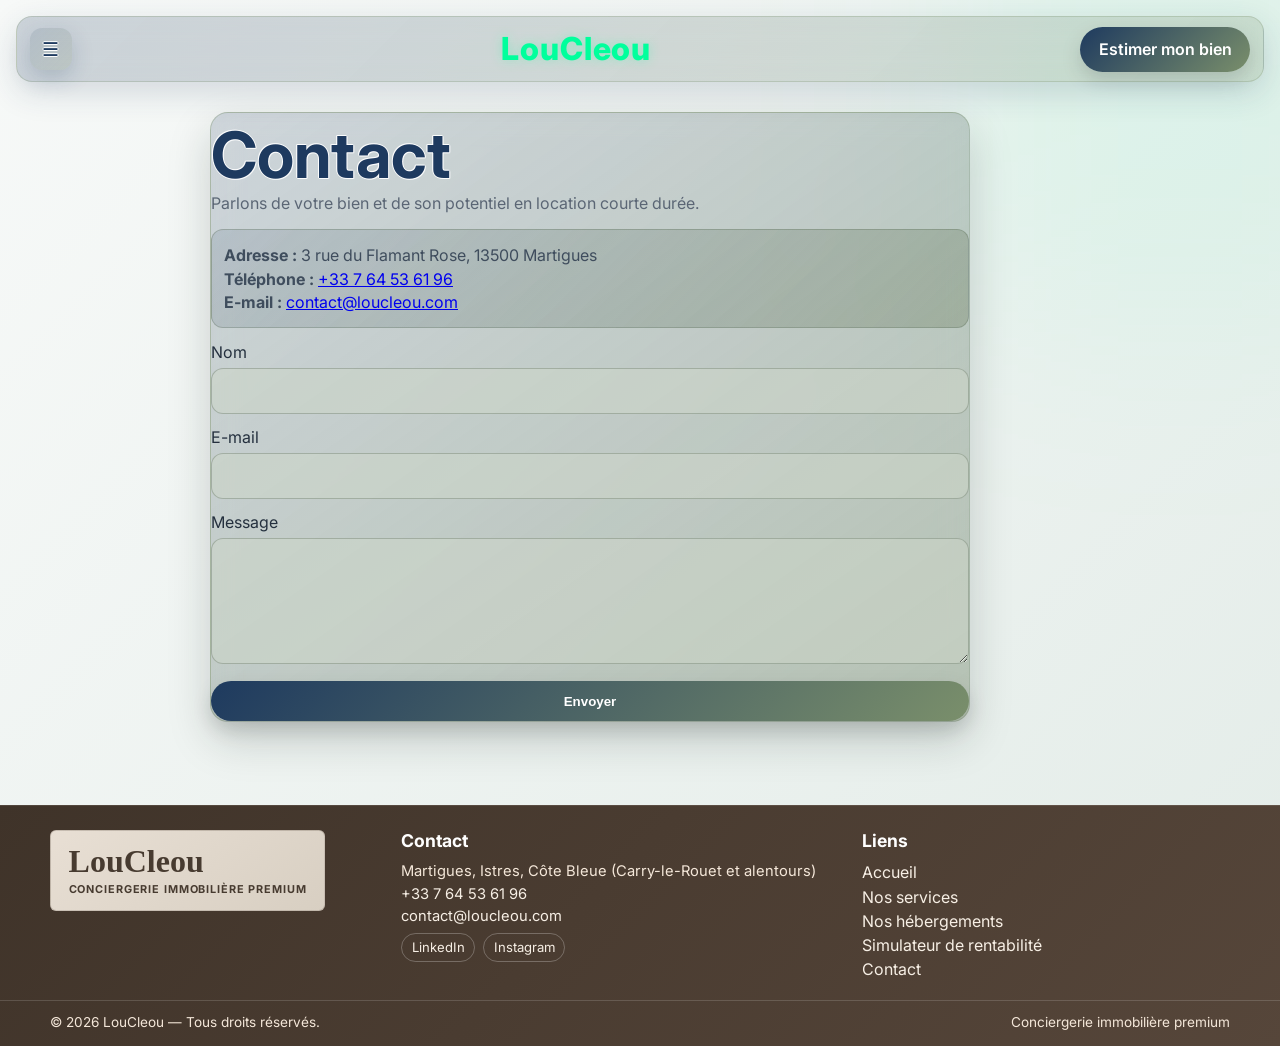
<file: contact.html>
<!doctype html>
<html lang="fr">
  <head>
    <meta charset="UTF-8" />
    <meta name="viewport" content="width=device-width, initial-scale=1.0" />
    <title>Contact | LouCleou</title>
    <meta name="description" content="Contactez LouCleou pour votre projet de location courte durée sur la Côte Bleue et les environs." />
    <link rel="preconnect" href="https://fonts.googleapis.com" />
    <link rel="preconnect" href="https://fonts.gstatic.com" crossorigin />
    <link href="https://fonts.googleapis.com/css2?family=Inter:wght@400;500;600;700;800&display=swap" rel="stylesheet" />
    <link rel="stylesheet" href="./styles.css" />
  </head>
  <body data-page="contact">
    <div class="site-shell">
      <aside class="sidebar" id="sidebar">
        <a href="./index.html" class="brand logo">LouCleou</a>
        <nav class="sidebar-nav">
          <a href="./index.html">Accueil</a>
          <a href="./index.html#services">Services</a>
          <a href="./hebergements.html">Hébergements</a>
          <a href="./simulateur.html">Simulateur</a>
          <a href="./contact.html">Contact</a>
        </nav>
      </aside>
      <div class="sidebar-backdrop" id="sidebarBackdrop"></div>

      <header class="topbar glass">
        <button id="menuToggle" class="icon-btn" aria-label="Ouvrir le menu">☰</button>
        <a href="./index.html" class="topbar-logo logo">LouCleou</a>
        <a href="./simulateur.html" class="btn btn-primary">Estimer mon bien</a>
      </header>

      <main class="main-content container page-padding reveal">
        <section class="contact-wrapper glass">
          <h1>Contact</h1>
          <p class="lead">Parlons de votre bien et de son potentiel en location courte durée.</p>
          <div class="contact-infos-inline">
            <p><strong>Adresse&nbsp;:</strong> 3&nbsp;rue du Flamant Rose, 13500 Martigues</p>
            <p><strong>Téléphone&nbsp;:</strong> <a href="tel:+33764536196">+33&nbsp;7&nbsp;64&nbsp;53&nbsp;61&nbsp;96</a></p>
            <p><strong>E-mail&nbsp;:</strong> <a href="mailto:contact@loucleou.com">contact@loucleou.com</a></p>
          </div>
          <form class="contact-form" id="contactForm">
            <label>Nom
              <input type="text" name="name" required autocomplete="name" />
            </label>
            <label>E-mail
              <input type="email" name="email" required autocomplete="email" />
            </label>
            <label>Message
              <textarea rows="5" name="message" required></textarea>
            </label>
            <button class="btn btn-primary" type="submit">Envoyer</button>
          </form>
        </section>
      </main>

      <footer class="site-footer-lou">
        <div class="container footer-grid">
          <div class="footer-brand-block">
            <div class="footer-logo-card">LouCleou<br /><span>Conciergerie immobilière premium</span></div>
          </div>
          <div>
            <h3>Contact</h3>
            <p>Martigues, Istres, Côte Bleue (Carry-le-Rouet et alentours)</p>
            <p><a href="tel:+33764536196">+33&nbsp;7&nbsp;64&nbsp;53&nbsp;61&nbsp;96</a></p>
            <p><a href="mailto:contact@loucleou.com">contact@loucleou.com</a></p>
            <div class="footer-socials">
              <a href="https://www.linkedin.com/company/lou-cl%C3%A9ou-conciergerie-du-sud/?viewAsMember=true" target="_blank" rel="noreferrer">LinkedIn</a>
              <a href="https://www.instagram.com/loucleou_conciergerie" target="_blank" rel="noreferrer">Instagram</a>
            </div>
          </div>
          <div>
            <h3>Liens</h3>
            <ul class="footer-links">
              <li><a href="./index.html">Accueil</a></li>
              <li><a href="./index.html#services">Nos services</a></li>
              <li><a href="./hebergements.html">Nos hébergements</a></li>
              <li><a href="./simulateur.html">Simulateur de rentabilité</a></li>
              <li><a href="./contact.html">Contact</a></li>
            </ul>
          </div>
        </div>
        <div class="footer-bottom">
          <div class="container footer-bottom-inner">
            <p>©&nbsp;2026 LouCleou — Tous droits réservés.</p>
            <p>Conciergerie immobilière premium</p>
          </div>
        </div>
      </footer>
    </div>
    <script src="./script.js"></script>
  </body>
</html>
</file>
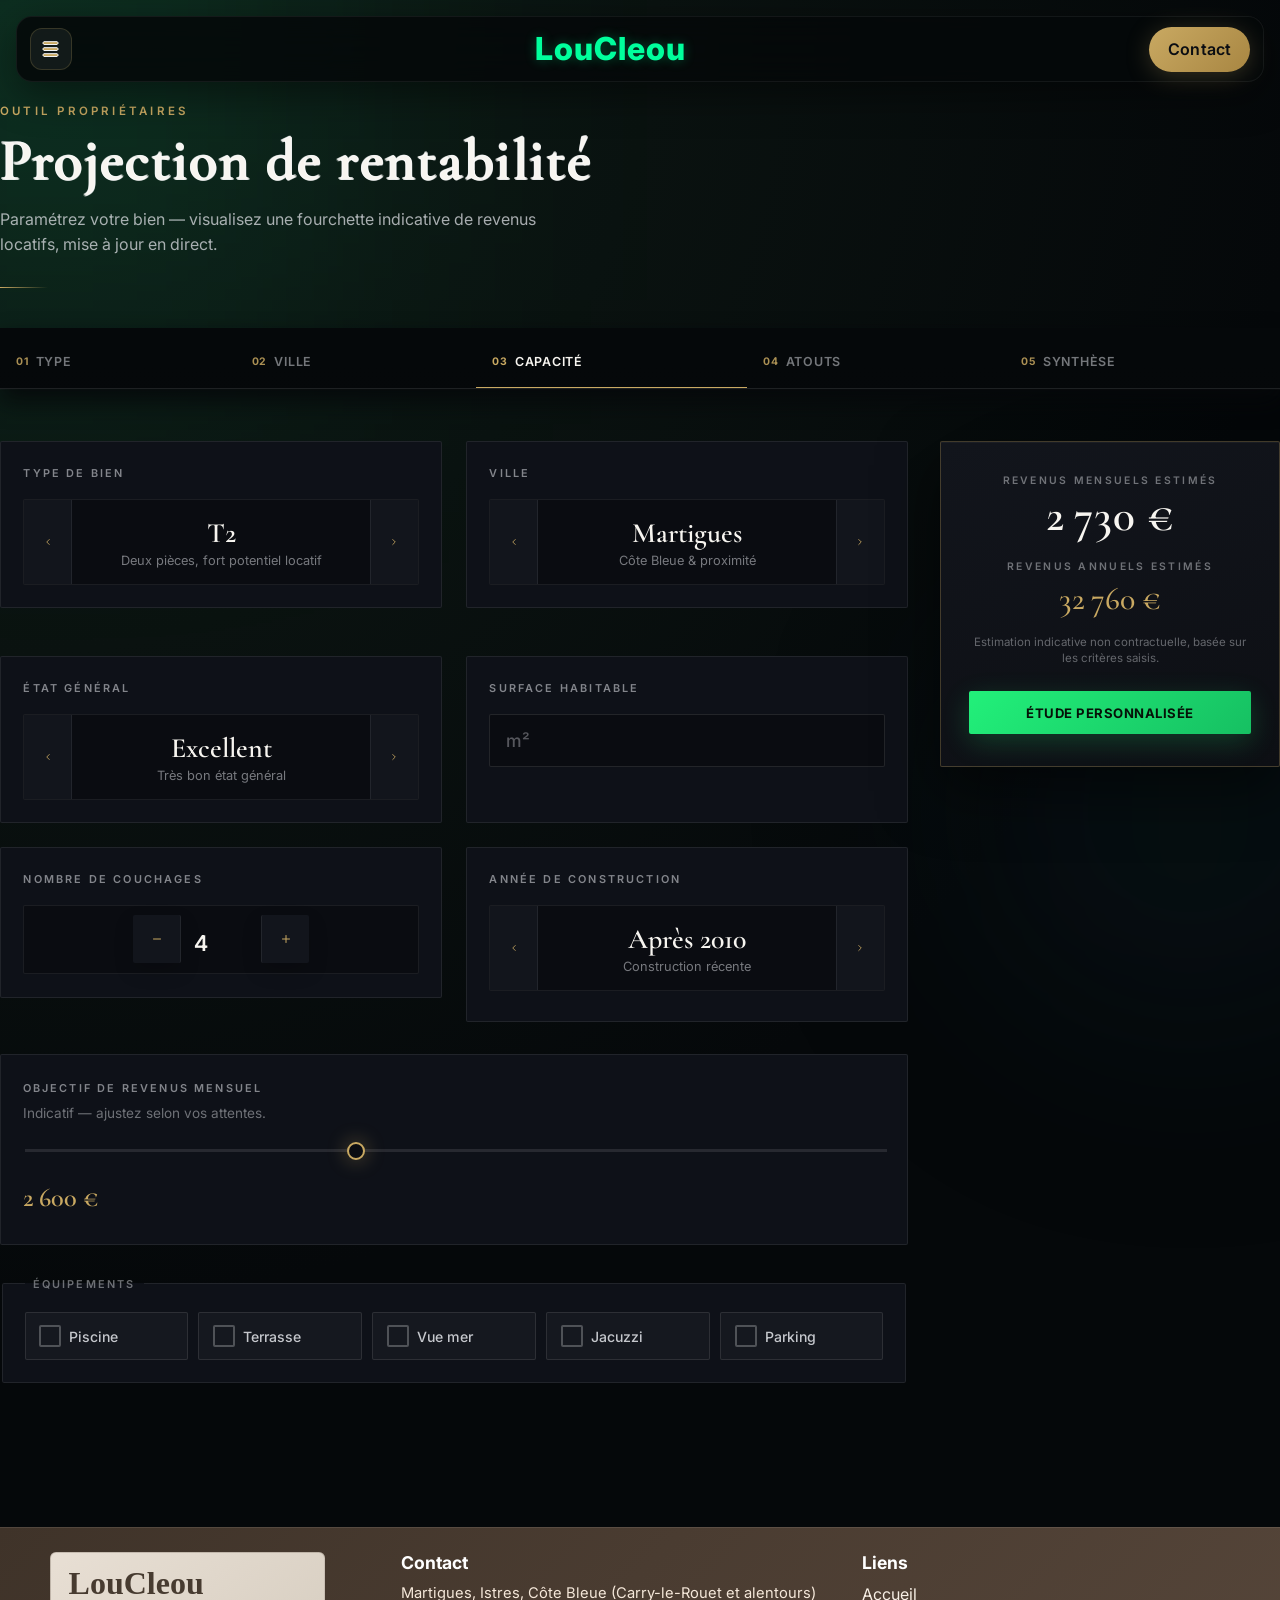
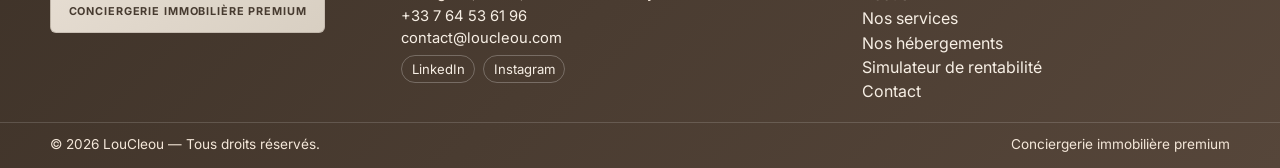
<file: simulateur.html>
<!doctype html>
<html lang="fr">
  <head>
    <meta charset="UTF-8" />
    <meta name="viewport" content="width=device-width, initial-scale=1.0" />
    <title>Simulateur de rentabilité | LouCleou</title>
    <meta name="description" content="Estimez vos revenus locatifs en location courte durée avec le simulateur LouCleou." />
    <link rel="preconnect" href="https://fonts.googleapis.com" />
    <link rel="preconnect" href="https://fonts.gstatic.com" crossorigin />
    <link href="https://fonts.googleapis.com/css2?family=Cormorant+Garamond:ital,wght@0,500;0,600;0,700;1,500&family=Inter:wght@400;500;600;700&display=swap" rel="stylesheet" />
    <link rel="stylesheet" href="./styles.css" />
  </head>
  <body data-page="simulateur">
    <div class="site-shell">
      <aside class="sidebar" id="sidebar">
        <a href="./index.html" class="brand logo">LouCleou</a>
        <nav class="sidebar-nav">
          <a href="./index.html">Accueil</a>
          <a href="./index.html#services">Services</a>
          <a href="./hebergements.html">Hébergements</a>
          <a href="./simulateur.html">Simulateur</a>
          <a href="./contact.html">Contact</a>
        </nav>
      </aside>
      <div class="sidebar-backdrop" id="sidebarBackdrop"></div>

      <header class="topbar glass sim-premium-topbar">
        <button id="menuToggle" class="icon-btn sim-premium-icon-btn" aria-label="Ouvrir le menu">☰</button>
        <a href="./index.html" class="topbar-logo logo">LouCleou</a>
        <a href="./contact.html" class="btn btn-primary sim-premium-cta">Contact</a>
      </header>

      <main class="main-content sim-premium-page reveal">
        <header class="sim-premium-hero container content-bounded">
          <p class="sim-premium-eyebrow">Outil propriétaires</p>
          <h1 class="sim-premium-title">Projection de rentabilité</h1>
          <p class="lead sim-premium-subtitle">
            Paramétrez votre bien — visualisez une fourchette indicative de revenus locatifs, mise à jour en direct.
          </p>
          <div class="sim-premium-rule" aria-hidden="true"></div>
        </header>

        <div class="container content-bounded sim-premium-body">
          <nav class="sim-anchor-nav sim-premium-nav" aria-label="Étapes du simulateur">
            <a href="#step-type" class="sim-anchor"><span class="sim-premium-nav__n">01</span><span class="sim-premium-nav__t">Type</span></a>
            <a href="#step-city" class="sim-anchor"><span class="sim-premium-nav__n">02</span><span class="sim-premium-nav__t">Ville</span></a>
            <a href="#step-details" class="sim-anchor"><span class="sim-premium-nav__n">03</span><span class="sim-premium-nav__t">Capacité</span></a>
            <a href="#step-equipment" class="sim-anchor"><span class="sim-premium-nav__n">04</span><span class="sim-premium-nav__t">Atouts</span></a>
            <a href="#step-results" class="sim-anchor"><span class="sim-premium-nav__n">05</span><span class="sim-premium-nav__t">Synthèse</span></a>
          </nav>

          <div class="sim-premium-workspace">
            <div class="sim-premium-form">
              <section class="simulator-panel sim-premium-panel">
                <div class="sim-layout-grid sim-premium-grid">
                  <div class="sim-field sim-step sim-premium-field" id="step-type">
                    <h2 class="sim-step-title">Type de bien</h2>
                    <div class="picker-field sim-premium-picker">
                      <button type="button" class="picker-arrow sim-picker-arrow sim-picker-arrow--prev" id="simTypePrev" aria-label="Type précédent"></button>
                      <div class="picker-display">
                        <span class="picker-label" id="simTypeLabel">T2</span>
                        <span class="picker-sublabel" id="simTypeSublabel">Deux pièces, fort potentiel locatif</span>
                      </div>
                      <button type="button" class="picker-arrow sim-picker-arrow sim-picker-arrow--next" id="simTypeNext" aria-label="Type suivant"></button>
                    </div>
                    <select id="simType" class="visually-hidden" aria-hidden="true" tabindex="-1">
                      <option value="studio">Studio</option>
                      <option value="t2" selected>T2</option>
                      <option value="t3">T3</option>
                      <option value="t4">T4</option>
                      <option value="maison">Maison</option>
                    </select>
                  </div>

                  <div class="sim-field sim-step sim-premium-field" id="step-city">
                    <h2 class="sim-step-title">Ville</h2>
                    <div class="picker-field sim-premium-picker">
                      <button type="button" class="picker-arrow sim-picker-arrow sim-picker-arrow--prev" id="simCityPrev" aria-label="Ville précédente"></button>
                      <div class="picker-display">
                        <span class="picker-label" id="simCityLabel">Martigues</span>
                        <span class="picker-sublabel" id="simCitySublabel">Côte Bleue &amp; proximité</span>
                      </div>
                      <button type="button" class="picker-arrow sim-picker-arrow sim-picker-arrow--next" id="simCityNext" aria-label="Ville suivante"></button>
                    </div>
                    <select id="simCity" class="visually-hidden" aria-hidden="true" tabindex="-1">
                      <option value="martigues" selected>Martigues</option>
                      <option value="carry">Carry-le-Rouet</option>
                      <option value="istres">Istres</option>
                      <option value="marseille">Marseille</option>
                    </select>
                  </div>

                  <div class="sim-field sim-premium-field">
                    <h2 class="sim-step-title">État général</h2>
                    <div class="picker-field sim-premium-picker">
                      <button type="button" class="picker-arrow sim-picker-arrow sim-picker-arrow--prev" id="simConditionPrev" aria-label="État précédent"></button>
                      <div class="picker-display">
                        <span class="picker-label" id="simConditionLabel">Excellent</span>
                        <span class="picker-sublabel" id="simConditionSublabel">Très bon état général</span>
                      </div>
                      <button type="button" class="picker-arrow sim-picker-arrow sim-picker-arrow--next" id="simConditionNext" aria-label="État suivant"></button>
                    </div>
                    <select id="simCondition" class="visually-hidden" aria-hidden="true" tabindex="-1">
                      <option value="excellent" selected>Excellent</option>
                      <option value="bon">Bon</option>
                      <option value="moyen">Moyen</option>
                    </select>
                  </div>

                  <div class="sim-field sim-premium-field">
                    <h2 class="sim-step-title">Surface habitable</h2>
                    <input class="sim-premium-input" type="number" min="10" step="1" placeholder="m²" aria-label="Surface en mètres carrés" />
                  </div>

                  <div class="sim-field sim-step sim-premium-field" id="step-details">
                    <h2 class="sim-step-title">Nombre de couchages</h2>
                    <div class="stepper-field sim-premium-stepper">
                      <button type="button" class="step-btn" data-step-target="simBeds" data-step-dir="-1" aria-label="Diminuer le nombre de couchages"></button>
                      <input id="simBeds" type="number" min="1" max="14" value="4" aria-label="Nombre de couchages" />
                      <button type="button" class="step-btn" data-step-target="simBeds" data-step-dir="1" aria-label="Augmenter le nombre de couchages"></button>
                    </div>
                  </div>

                  <div class="sim-field sim-premium-field">
                    <h2 class="sim-step-title">Année de construction</h2>
                    <div class="picker-field sim-premium-picker">
                      <button type="button" class="picker-arrow sim-picker-arrow sim-picker-arrow--prev" id="simYearPrev" aria-label="Période précédente"></button>
                      <div class="picker-display">
                        <span class="picker-label" id="simYearLabel">Après 2010</span>
                        <span class="picker-sublabel" id="simYearSublabel">Construction récente</span>
                      </div>
                      <button type="button" class="picker-arrow sim-picker-arrow sim-picker-arrow--next" id="simYearNext" aria-label="Période suivante"></button>
                    </div>
                    <select id="simYear" class="visually-hidden" aria-hidden="true" tabindex="-1">
                      <option value="after2010" selected>Après 2010</option>
                      <option value="between2000_2010">2000 – 2010</option>
                      <option value="before2000">Avant 2000</option>
                    </select>
                  </div>
                </div>

                <div class="sim-step compact-slider-wrap sim-premium-slider-block">
                  <h2 class="sim-step-title">Objectif de revenus mensuel</h2>
                  <p class="sim-premium-hint">Indicatif — ajustez selon vos attentes.</p>
                  <div class="range-wrap">
                    <input id="simSlider" class="range-premium sim-premium-range" type="range" min="500" max="6000" value="2600" step="100" />
                    <div class="range-value-pill sim-premium-range-value" id="simSliderValue">2&nbsp;600&nbsp;€</div>
                  </div>
                </div>

                <fieldset class="check-grid check-grid-premium sim-step sim-premium-equip" id="step-equipment">
                  <legend>Équipements</legend>
                  <label class="check-pill sim-premium-check"><input type="checkbox" value="piscine" /> <span>Piscine</span></label>
                  <label class="check-pill sim-premium-check"><input type="checkbox" value="terrasse" /> <span>Terrasse</span></label>
                  <label class="check-pill sim-premium-check"><input type="checkbox" value="vue" /> <span>Vue mer</span></label>
                  <label class="check-pill sim-premium-check"><input type="checkbox" value="jacuzzi" /> <span>Jacuzzi</span></label>
                  <label class="check-pill sim-premium-check"><input type="checkbox" value="parking" /> <span>Parking</span></label>
                </fieldset>
              </section>
            </div>

            <aside class="sim-premium-aside" aria-label="Résultats de l'estimation">
              <div class="result-box sim-step sim-premium-result" id="step-results">
                <p class="sim-premium-result-label">Revenus mensuels estimés</p>
                <h2 class="sim-premium-result-num" id="simMonthly">0&nbsp;€</h2>
                <p class="sim-premium-result-label">Revenus annuels estimés</p>
                <h3 class="sim-premium-result-year" id="simYearly">0&nbsp;€</h3>
                <p class="sim-premium-disclaimer">Estimation indicative non contractuelle, basée sur les critères saisis.</p>
                <a href="./contact.html" class="btn btn-primary sim-premium-result-btn">Étude personnalisée</a>
              </div>
            </aside>
          </div>
        </div>
      </main>

      <footer class="site-footer-lou sim-premium-footer">
        <div class="container footer-grid">
          <div class="footer-brand-block">
            <div class="footer-logo-card">LouCleou<br /><span>Conciergerie immobilière premium</span></div>
          </div>
          <div>
            <h3>Contact</h3>
            <p>Martigues, Istres, Côte Bleue (Carry-le-Rouet et alentours)</p>
            <p><a href="tel:+33764536196">+33&nbsp;7&nbsp;64&nbsp;53&nbsp;61&nbsp;96</a></p>
            <p><a href="mailto:contact@loucleou.com">contact@loucleou.com</a></p>
            <div class="footer-socials">
              <a href="https://www.linkedin.com/company/lou-cl%C3%A9ou-conciergerie-du-sud/?viewAsMember=true" target="_blank" rel="noreferrer">LinkedIn</a>
              <a href="https://www.instagram.com/loucleou_conciergerie" target="_blank" rel="noreferrer">Instagram</a>
            </div>
          </div>
          <div>
            <h3>Liens</h3>
            <ul class="footer-links">
              <li><a href="./index.html">Accueil</a></li>
              <li><a href="./index.html#services">Nos services</a></li>
              <li><a href="./hebergements.html">Nos hébergements</a></li>
              <li><a href="./simulateur.html">Simulateur de rentabilité</a></li>
              <li><a href="./contact.html">Contact</a></li>
            </ul>
          </div>
        </div>
        <div class="footer-bottom">
          <div class="container footer-bottom-inner">
            <p>©&nbsp;2026 LouCleou — Tous droits réservés.</p>
            <p>Conciergerie immobilière premium</p>
          </div>
        </div>
      </footer>
    </div>
    <script src="./script.js"></script>
  </body>
</html>
</file>
<file: styles.css>
:root {
  --off-white: #f8f9f7;
  --khaki: #6b7d5c;
  --khaki-soft: #a3b18a;
  --deep-blue: #1e2a38;
  --deep-blue-strong: #1e3a5f;
  --light-gray: #e5e7eb;
  --ink: #24303e;
  --shadow-soft: 0 10px 30px rgba(26, 40, 55, 0.12);
  --shadow-hover: 0 16px 40px rgba(26, 40, 55, 0.2);
}

* { box-sizing: border-box; }

html { scroll-behavior: smooth; }

body {
  margin: 0;
  font-family: Inter, Arial, sans-serif;
  color: var(--ink);
  background: linear-gradient(135deg, #f7f9f8, #e3ece8);
  overflow-x: clip;
  position: relative;
}

body::before {
  content: "";
  position: fixed;
  top: -100px;
  right: -100px;
  width: 400px;
  height: 400px;
  background: rgba(0, 255, 150, 0.08);
  filter: blur(120px);
  z-index: -1;
  pointer-events: none;
}

/* Halo bas-droite (page simulateur uniquement, voir bloc simulateur) */
body::after {
  content: "";
  position: fixed;
  pointer-events: none;
  z-index: -1;
  width: 0;
  height: 0;
  opacity: 0;
}

/* Carte vitrée réutilisable (glassmorphism léger) */
.card {
  background: rgba(255, 255, 255, 0.6);
  backdrop-filter: blur(10px);
  -webkit-backdrop-filter: blur(10px);
}

.logo {
  color: #00ff9c;
  text-shadow: 0 0 12px rgba(0, 255, 150, 0.3);
}

.site-shell { min-height: 100vh; }

.container {
  width: min(1180px, calc(100% - 2.5rem));
  max-width: 100%;
  margin-inline: auto;
  min-width: 0;
}

.main-content { margin-left: 0; min-width: 0; }
.page-padding { padding-top: 7rem; padding-bottom: 3rem; }

.content-bounded {
  width: 100%;
  max-width: 100%;
  min-width: 0;
  overflow-x: clip;
  box-sizing: border-box;
}

.glass {
  background: linear-gradient(135deg, rgba(30, 58, 95, 0.2), rgba(122, 143, 107, 0.22));
  backdrop-filter: blur(12px);
  border: 1px solid rgba(122, 143, 107, 0.28);
}

.topbar {
  position: fixed;
  top: 1rem;
  left: 1rem;
  right: 1rem;
  z-index: 50;
  border-radius: 16px;
  box-shadow: 0 10px 32px rgba(30, 58, 95, 0.16);
  display: flex;
  align-items: center;
  justify-content: space-between;
  padding: 0.6rem 0.8rem;
}

.topbar-logo {
  font-family: Inter, system-ui, -apple-system, "Segoe UI", Arial, sans-serif;
  font-weight: 800;
  font-style: normal;
  color: #22f07a;
  text-decoration: none;
  font-size: clamp(1.48rem, 4vw, 1.98rem);
  letter-spacing: 0.03em;
  line-height: 1.1;
  text-rendering: optimizeLegibility;
  -webkit-font-smoothing: antialiased;
  text-shadow:
    0 0 1px rgba(0, 0, 0, 0.55),
    0 1px 3px rgba(0, 0, 0, 0.45),
    0 0 12px rgba(34, 240, 122, 0.45);
}

.topbar-logo.logo {
  color: #00ff9c;
  text-shadow: 0 0 12px rgba(0, 255, 150, 0.3);
}

.icon-btn {
  border: 0;
  background: linear-gradient(135deg, rgba(30, 58, 95, 0.14), rgba(122, 143, 107, 0.2));
  color: var(--deep-blue-strong);
  width: 42px;
  height: 42px;
  border-radius: 12px;
  font-size: 1.2rem;
  cursor: pointer;
  box-shadow: 0 8px 22px rgba(30, 58, 95, 0.2);
  text-shadow:
    -1px 0 0 rgba(255, 255, 255, 0.95),
    1px 0 0 rgba(255, 255, 255, 0.95),
    0 -1px 0 rgba(255, 255, 255, 0.95),
    0 1px 0 rgba(255, 255, 255, 0.95);
}

.sidebar {
  position: fixed;
  top: 0;
  left: 0;
  z-index: 60;
  width: 280px;
  height: 100vh;
  background: rgba(30, 42, 56, 0.94);
  transform: translateX(-100%);
  transition: transform 0.35s ease;
  padding: 1.5rem;
}

.sidebar.open { transform: translateX(0); }

.brand {
  color: var(--off-white);
  text-decoration: none;
  font-size: 1.2rem;
  font-weight: 800;
}

.brand.logo {
  color: #00ff9c;
  text-shadow: 0 0 12px rgba(0, 255, 150, 0.3);
}

.sidebar-nav { margin-top: 2rem; display: grid; gap: 0.7rem; }
.sidebar-nav a {
  color: #dbe4ec;
  text-decoration: none;
  padding: 0.7rem 0.9rem;
  border-radius: 10px;
}
.sidebar-nav a:hover { background: rgba(255, 255, 255, 0.12); }

.sidebar-backdrop {
  position: fixed;
  inset: 0;
  background: rgba(10, 18, 25, 0.3);
  backdrop-filter: blur(2px);
  z-index: 55;
  opacity: 0;
  pointer-events: none;
  transition: opacity 0.25s ease;
}
.sidebar-backdrop.open { opacity: 1; pointer-events: all; }

.hero {
  position: relative;
  border-radius: 0 0 28px 28px;
  overflow: hidden;
  background-image: url("https://images.unsplash.com/photo-1600585154340-be6161a56a0c?auto=format&fit=crop&w=1800&q=80");
  background-size: cover;
  background-position: center;
}

.full-screen { min-height: 100vh; display: grid; align-items: center; }

.hero-overlay {
  position: absolute;
  inset: 0;
  background: linear-gradient(130deg, rgba(24, 38, 52, 0.74), rgba(24, 38, 52, 0.36));
}

.hero-content {
  position: relative;
  z-index: 1;
  color: var(--off-white);
  padding-top: 4rem;
}

.eyebrow {
  font-size: 0.85rem;
  text-transform: uppercase;
  letter-spacing: 0.1em;
  color: #cfdbc5;
}

h1 {
  margin: 0.2rem 0 0;
  font-size: clamp(2rem, 5vw, 4rem);
  max-width: 780px;
  text-shadow:
    -1px 0 0 rgba(255, 255, 255, 0.85),
    1px 0 0 rgba(255, 255, 255, 0.85),
    0 -1px 0 rgba(255, 255, 255, 0.85),
    0 1px 0 rgba(255, 255, 255, 0.85),
    -1px -1px 0 rgba(255, 255, 255, 0.65),
    1px 1px 0 rgba(255, 255, 255, 0.65);
}

.hero-subtitle { font-size: clamp(1rem, 2vw, 1.35rem); max-width: 640px; }

.hero-actions { display: flex; gap: 0.8rem; flex-wrap: wrap; margin-top: 1.1rem; }

.btn {
  border: 0;
  border-radius: 999px;
  padding: 0.78rem 1.15rem;
  text-decoration: none;
  cursor: pointer;
  transition: transform 0.24s ease, box-shadow 0.24s ease, background 0.24s ease, filter 0.24s ease;
  font-weight: 600;
  display: inline-flex;
  justify-content: center;
  align-items: center;
}

.btn:hover { transform: translateY(-2px); box-shadow: var(--shadow-hover); filter: saturate(1.05); }

button, .btn {
  background: linear-gradient(135deg, #1e3a5f, #7a8f6b);
  color: #fff;
  border: none;
  box-shadow: 0 8px 20px rgba(0, 0, 0, 0.15);
}

.btn-primary {
  background: linear-gradient(135deg, #1e3a5f, #7a8f6b);
  color: #fff;
  box-shadow: 0 8px 20px rgba(0, 0, 0, 0.15);
}

.btn-primary:hover {
  transform: translateY(-2px);
  box-shadow: 0 12px 25px rgba(0, 0, 0, 0.2);
}

.btn-ghost {
  background: linear-gradient(135deg, rgba(30, 58, 95, 0.92), rgba(122, 143, 107, 0.92));
  color: #fff;
}

.section { padding: 4.5rem 0 1rem; }
.section-head { display: flex; justify-content: space-between; align-items: center; gap: 1rem; }
h2 {
  font-size: clamp(1.62rem, 2.35vw, 2.25rem);
  margin: 0 0 1.1rem;
  color: var(--deep-blue-strong);
  letter-spacing: 0.01em;
}

h1, h2 {
  color: #1e3a5f;
}
.lead { color: #5b6675; margin-top: 0; }

.stats-grid, .cards-grid, .columns-3, .hosting-grid {
  display: grid;
  gap: 1.15rem;
}

.stats-grid { grid-template-columns: repeat(4, minmax(0, 1fr)); }
.cards-grid { grid-template-columns: repeat(4, minmax(0, 1fr)); }
.columns-3 { grid-template-columns: repeat(3, minmax(0, 1fr)); }

.hosting-offers-wrap {
  width: 100%;
  max-width: 100%;
  min-width: 0;
  overflow-x: clip;
}

.hosting-grid--contained {
  grid-template-columns: repeat(auto-fit, minmax(min(100%, 280px), 1fr));
  width: 100%;
  max-width: 100%;
  min-width: 0;
}

.stat-card,
.feature-card,
.soft-card,
.testimonial-card {
  background: linear-gradient(145deg, rgba(30, 58, 95, 0.22), rgba(88, 108, 78, 0.48));
  border: 1px solid rgba(122, 143, 107, 0.38);
  backdrop-filter: blur(14px);
  border-radius: 18px;
  padding: 1.15rem;
  box-shadow: 0 18px 44px rgba(18, 32, 26, 0.2);
  transition: transform 0.25s ease, box-shadow 0.25s ease;
}

.stat-card:hover,
.feature-card:hover,
.soft-card:hover,
.testimonial-card:hover {
  transform: translateY(-5px);
  box-shadow: 0 24px 52px rgba(12, 24, 20, 0.28);
}

.hosting-card {
  padding: 0;
  overflow: hidden;
  cursor: pointer;
  min-width: 0;
  max-width: 100%;
  background: linear-gradient(180deg, rgba(25, 38, 32, 0.55), rgba(20, 32, 28, 0.75));
  border: 1px solid rgba(122, 143, 107, 0.42);
  backdrop-filter: blur(10px);
  border-radius: 18px;
  box-shadow: 0 18px 42px rgba(12, 22, 18, 0.28);
  transition: transform 0.25s ease, box-shadow 0.25s ease;
}

.hosting-card:hover {
  transform: translateY(-5px);
  box-shadow: 0 24px 52px rgba(8, 18, 14, 0.35);
}

.simulator-panel,
.contact-wrapper {
  background: linear-gradient(145deg, rgba(30, 58, 95, 0.18), rgba(105, 125, 95, 0.4));
  border: 1px solid rgba(122, 143, 107, 0.35);
  backdrop-filter: blur(14px);
  border-radius: 18px;
  box-shadow: 0 18px 44px rgba(18, 32, 26, 0.18);
}

.result-box {
  margin-top: 1rem;
  color: #f4f8f6;
  background: linear-gradient(145deg, #152535, #1e2f42 55%, #243a52);
  border: 1px solid rgba(122, 143, 107, 0.25);
  backdrop-filter: blur(8px);
  border-radius: 18px;
  box-shadow: 0 20px 48px rgba(8, 14, 22, 0.45);
}

.result-box h2,
.result-box h3 {
  color: #f8f9f7;
  margin: 0.2rem 0 0.8rem;
}

.stat-card h3 { font-size: 1.8rem; margin: 0; color: #0c1a2e; }
.stat-card p { margin: 0.25rem 0 0; color: rgba(18, 32, 28, 0.88); }

.feature-card__icon {
  display: inline-flex;
  align-items: center;
  justify-content: center;
  width: 2.65rem;
  height: 2.65rem;
  margin-bottom: 0.35rem;
  border-radius: 12px;
  background: linear-gradient(135deg, rgba(30, 58, 95, 0.45), rgba(122, 143, 107, 0.5));
  color: #eef4ea;
  box-shadow: inset 0 1px 0 rgba(255, 255, 255, 0.14);
}

.feature-card h3 { margin: 0.45rem 0 0.35rem; color: #0c1a2e; }
.feature-card p { margin: 0; color: rgba(18, 32, 28, 0.9); }

.soft-card h3 { color: #0c1a2e; margin-top: 0; }
.soft-card p, .testimonial-card p { margin: 0; color: rgba(18, 32, 28, 0.88); }
.testimonial-card strong { display: block; margin-top: 0.8rem; color: #0c1a2e; }

#services .cards-grid {
  gap: 1.35rem;
}

/* Pas de panneau derriere les grilles : seules les cartes ont un fond */
.stats-strip {
  background: none;
  border: none;
  box-shadow: none;
  padding: 0;
  border-radius: 0;
}

#services.services {
  background: none;
  border: none;
  box-shadow: none;
  border-radius: 0;
  padding-inline: 0;
  padding-block: 0;
}

.why-us {
  background: none;
  border: none;
  box-shadow: none;
  border-radius: 0;
  padding-inline: 0;
  padding-block: 0;
}

.hosting-card img {
  width: 100%;
  aspect-ratio: 1 / 1;
  object-fit: cover;
  display: block;
}
.hosting-card div {
  padding: 1rem;
  background: linear-gradient(180deg, rgba(18, 28, 24, 0.2), rgba(12, 22, 18, 0.92));
  color: #e8f0ea;
}
.hosting-card h3 { color: #f5faf4; margin: 0 0 0.3rem; }
.hosting-card p { color: rgba(232, 240, 234, 0.88); margin: 0; }

.cta-panel {
  border-radius: 20px;
  padding: 1.5rem;
  text-align: center;
  background: linear-gradient(135deg, rgba(30, 58, 95, 0.22), rgba(105, 125, 92, 0.42));
  border: 1px solid rgba(122, 143, 107, 0.35);
  box-shadow: 0 18px 44px rgba(16, 26, 20, 0.18);
  backdrop-filter: blur(12px);
}
.cta-panel h2 { color: #0a1628; }

.inline-form {
  display: flex;
  gap: 0.7rem;
  justify-content: center;
  flex-wrap: wrap;
}

input, select, textarea {
  width: 100%;
  border: 1px solid rgba(90, 108, 88, 0.35);
  border-radius: 12px;
  padding: 0.75rem 0.8rem;
  margin-top: 0.4rem;
  background: rgba(205, 214, 200, 0.55);
  font: inherit;
}

.inline-form input { max-width: 280px; }

.form-two-cols {
  display: grid;
  grid-template-columns: repeat(2, minmax(0, 1fr));
  gap: 0.9rem;
}

.simulator-panel { padding: 1.3rem; max-width: 100%; min-width: 0; }

.sim-anchor-nav {
  display: flex;
  flex-wrap: wrap;
  gap: 0.45rem;
  padding: 0.55rem 0.75rem;
  border-radius: 14px;
  margin-bottom: 1rem;
  box-shadow: var(--shadow-soft);
  position: sticky;
  top: 5.5rem;
  z-index: 40;
}

.sim-anchor {
  color: var(--deep-blue);
  text-decoration: none;
  font-size: 0.82rem;
  font-weight: 600;
  padding: 0.35rem 0.75rem;
  border-radius: 999px;
  border: 1px solid transparent;
  transition: background 0.2s ease, color 0.2s ease, border-color 0.2s ease;
}

.sim-anchor:hover {
  background: rgba(107, 125, 92, 0.12);
  border-color: rgba(107, 125, 92, 0.35);
}

.sim-anchor.is-active {
  background: linear-gradient(135deg, var(--khaki), #839774);
  color: #fff;
  border-color: transparent;
}

.sim-step {
  scroll-margin-top: 6.5rem;
  padding-top: 0.25rem;
  margin-bottom: 1.5rem;
}

.sim-step-title {
  margin: 0 0 0.35rem;
  font-size: 1.05rem;
  color: var(--deep-blue);
}

.sim-step-hint {
  margin: 0 0 0.75rem;
  font-size: 0.88rem;
  color: #5b6675;
}

.picker-field {
  display: flex;
  align-items: stretch;
  gap: 0.5rem;
  max-width: 100%;
  background: linear-gradient(135deg, rgba(200, 210, 198, 0.7), rgba(175, 190, 168, 0.55));
  border: 1px solid rgba(90, 108, 88, 0.3);
  border-radius: 16px;
  padding: 0.35rem;
  box-shadow: 0 10px 28px rgba(18, 28, 22, 0.12);
}

.picker-arrow {
  flex: 0 0 48px;
  border: 0;
  border-radius: 12px;
  background: linear-gradient(135deg, var(--deep-blue), #2d3d52);
  color: #fff;
  font-size: 1.35rem;
  line-height: 1;
  cursor: pointer;
  transition: transform 0.2s ease, box-shadow 0.2s ease, opacity 0.2s ease;
}

.picker-arrow:hover {
  transform: scale(1.04);
  box-shadow: var(--shadow-hover);
}

.picker-arrow:active {
  transform: scale(0.98);
}

.picker-display {
  flex: 1;
  min-width: 0;
  display: flex;
  flex-direction: column;
  justify-content: center;
  align-items: center;
  text-align: center;
  padding: 0.5rem 0.35rem;
}

.picker-label {
  font-size: 1.35rem;
  font-weight: 800;
  color: var(--deep-blue);
}

.picker-sublabel {
  font-size: 0.82rem;
  color: #5b6675;
  margin-top: 0.15rem;
}

.form-stack {
  display: grid;
  gap: 1rem;
}

.field-label {
  display: block;
  font-weight: 600;
  font-size: 0.9rem;
  color: var(--deep-blue);
}

.range-wrap {
  margin-top: 0.45rem;
  display: grid;
  gap: 0.55rem;
}

.range-value-pill {
  display: inline-block;
  justify-self: start;
  background: rgba(107, 125, 92, 0.15);
  color: var(--deep-blue);
  font-weight: 700;
  padding: 0.35rem 0.85rem;
  border-radius: 999px;
  font-size: 0.95rem;
}

input.range-premium {
  -webkit-appearance: none;
  appearance: none;
  width: 100%;
  height: 10px;
  border-radius: 999px;
  background: linear-gradient(90deg, var(--khaki), rgba(107, 125, 92, 0.35));
  border: 0;
  margin-top: 0.5rem;
  padding: 0;
}

input.range-premium::-webkit-slider-thumb {
  -webkit-appearance: none;
  appearance: none;
  width: 22px;
  height: 22px;
  border-radius: 50%;
  background: #e8efe4;
  border: 3px solid var(--khaki);
  box-shadow: 0 2px 10px rgba(30, 42, 56, 0.25);
  cursor: pointer;
}

input.range-premium::-moz-range-thumb {
  width: 22px;
  height: 22px;
  border-radius: 50%;
  background: #e8efe4;
  border: 3px solid var(--khaki);
  box-shadow: 0 2px 10px rgba(30, 42, 56, 0.25);
  cursor: pointer;
}

input.range-premium::-moz-range-track {
  height: 10px;
  border-radius: 999px;
  background: var(--light-gray);
}

.check-grid {
  margin-top: 1rem;
  border: 1px solid var(--light-gray);
  border-radius: 14px;
  padding: 0.9rem;
  display: grid;
  grid-template-columns: repeat(3, minmax(0, 1fr));
  gap: 0.5rem;
}

.check-grid-premium {
  padding: 1rem;
  background: linear-gradient(135deg, rgba(88, 105, 82, 0.22), rgba(30, 58, 95, 0.1));
  border-color: rgba(90, 108, 88, 0.32);
}

.check-grid label { display: flex; align-items: center; gap: 0.5rem; }
.check-grid input { width: auto; margin: 0; }

.check-pill {
  position: relative;
  display: flex !important;
  align-items: center;
  gap: 0.5rem;
  padding: 0.55rem 0.75rem;
  border-radius: 12px;
  border: 1px solid rgba(90, 108, 88, 0.35);
  background: linear-gradient(135deg, rgba(195, 206, 188, 0.75), rgba(165, 182, 155, 0.55));
  cursor: pointer;
  transition: border-color 0.2s ease, box-shadow 0.2s ease, transform 0.2s ease;
  font-weight: 500;
  color: var(--deep-blue);
}

.check-pill:hover {
  border-color: rgba(107, 125, 92, 0.5);
  box-shadow: var(--shadow-soft);
}

.check-pill input {
  position: absolute;
  opacity: 0;
  width: 0;
  height: 0;
}

.check-pill span::before {
  content: "";
  display: inline-block;
  width: 18px;
  height: 18px;
  border-radius: 6px;
  border: 2px solid var(--light-gray);
  margin-right: 0.5rem;
  vertical-align: middle;
  transition: border-color 0.2s ease, background 0.2s ease;
}

.check-pill input:checked + span::before {
  background: var(--khaki);
  border-color: var(--khaki);
  box-shadow: inset 0 0 0 2px #e8efe4;
}

.check-pill input:focus-visible + span::before {
  outline: 2px solid var(--deep-blue);
  outline-offset: 2px;
}

.check-pill span {
  display: inline-flex;
  align-items: center;
}

.visually-hidden {
  position: absolute !important;
  width: 1px !important;
  height: 1px !important;
  padding: 0 !important;
  margin: -1px !important;
  overflow: hidden !important;
  clip: rect(0, 0, 0, 0) !important;
  white-space: nowrap !important;
  border: 0 !important;
}

.contact-wrapper { max-width: 760px; margin-inline: auto; }
.contact-form { display: grid; gap: 0.8rem; }
.contact-infos-inline {
  margin-bottom: 0.85rem;
  padding: 0.75rem;
  border-radius: 12px;
  background: linear-gradient(135deg, rgba(30, 58, 95, 0.12), rgba(110, 128, 98, 0.35));
  border: 1px solid rgba(90, 108, 88, 0.32);
}
.contact-infos-inline p {
  margin: 0.2rem 0;
  color: #3f4d5d;
}

.site-footer-lou {
  margin-top: 2.2rem;
  background: linear-gradient(135deg, #3f3329, #4a3c31 45%, #56463a);
  color: #f7efe5;
  border-top: 1px solid rgba(255, 255, 255, 0.08);
}

.footer-grid {
  display: grid;
  grid-template-columns: 0.9fr 1.2fr 1fr;
  gap: 1.2rem;
  padding: 1.5rem 0 1.3rem;
}

.footer-logo-card {
  width: max-content;
  min-width: 160px;
  background: linear-gradient(145deg, #e8dfd4, #d8cfc2);
  color: #473b30;
  border-radius: 6px;
  padding: 1rem 1.1rem;
  border: 1px solid rgba(80, 68, 58, 0.2);
  font-size: 2rem;
  line-height: 0.92;
  font-weight: 700;
  font-family: "Times New Roman", serif;
}

.footer-logo-card span {
  display: block;
  font-size: 0.68rem;
  letter-spacing: 0.08em;
  text-transform: uppercase;
  margin-top: 0.45rem;
  font-family: Inter, Arial, sans-serif;
}

.site-footer-lou h3 {
  margin: 0 0 0.7rem;
  color: #fff;
  font-size: 1.1rem;
}

.site-footer-lou p {
  margin: 0.28rem 0;
  color: #f4e7d9;
  font-size: 0.92rem;
}

.site-footer-lou a {
  color: #f7efe5;
  text-decoration: none;
}

.footer-socials {
  display: flex;
  gap: 0.45rem;
  margin-top: 0.5rem;
}

.footer-socials a {
  border: 1px solid rgba(255, 255, 255, 0.25);
  border-radius: 999px;
  padding: 0.32rem 0.62rem;
  font-size: 0.82rem;
}

.footer-links {
  list-style: none;
  margin: 0;
  padding: 0;
  display: grid;
  gap: 0.26rem;
}

.footer-bottom {
  border-top: 1px solid rgba(255, 255, 255, 0.15);
}

.footer-bottom-inner {
  display: flex;
  justify-content: space-between;
  gap: 1rem;
  padding: 0.85rem 0 1rem;
}

.footer-bottom-inner p {
  margin: 0;
  font-size: 0.85rem;
}

.modal {
  position: fixed;
  inset: 0;
  z-index: 80;
  display: none;
  place-items: center;
}
.modal.open { display: grid; }

.modal-backdrop {
  position: absolute;
  inset: 0;
  background: rgba(21, 32, 43, 0.54);
  backdrop-filter: blur(3px);
}

.modal-dialog {
  position: relative;
  width: min(680px, calc(100% - 2rem));
  max-height: 85vh;
  overflow: auto;
  border-radius: 18px;
  padding: 1rem;
  z-index: 1;
}

.modal-dialog img {
  width: 100%;
  max-height: 320px;
  object-fit: cover;
  border-radius: 12px;
}

.modal-close {
  position: absolute;
  top: 0.7rem;
  right: 0.7rem;
  border: 0;
  background: rgba(215, 224, 210, 0.92);
  border-radius: 999px;
  width: 34px;
  height: 34px;
  cursor: pointer;
}

.reveal {
  opacity: 0;
  transform: translateY(24px);
  transition: opacity 0.7s ease, transform 0.7s ease;
}
.reveal.visible {
  opacity: 1;
  transform: translateY(0);
}

@media (max-width: 1080px) {
  .stats-grid, .cards-grid { grid-template-columns: repeat(2, minmax(0, 1fr)); }
}

@media (max-width: 820px) {
  .columns-3, .check-grid, .form-two-cols { grid-template-columns: 1fr; }
  .section { padding-top: 3.2rem; }
  .sim-anchor-nav {
    top: 4.75rem;
    position: sticky;
  }

  .sim-premium-page {
    padding-top: 5.5rem;
  }

  .sim-premium-nav.sim-anchor-nav {
    top: 4.5rem;
  }

  .sim-premium-grid {
    grid-template-columns: 1fr;
  }

  .sim-premium-aside {
    position: relative;
    top: auto;
  }

  .sim-premium-result {
    position: relative;
    top: auto;
  }
}

@media (max-width: 580px) {
  .stats-grid, .cards-grid { grid-template-columns: 1fr; }
  .topbar { left: 0.6rem; right: 0.6rem; }
  .container { width: min(1180px, calc(100% - 1.2rem)); }
  h2 { font-size: clamp(1.36rem, 7vw, 1.65rem); }
}

@media (max-width: 900px) {
  .footer-grid {
    grid-template-columns: 1fr;
  }

  .footer-logo-card {
    min-width: 140px;
    font-size: 1.7rem;
  }

  .footer-bottom-inner {
    flex-direction: column;
    align-items: flex-start;
    gap: 0.35rem;
  }
}

/* ========== Simulateur — refonte premium (sombre, éditorial) ========== */
body[data-page="simulateur"] {
  background: radial-gradient(circle at top left, #0f1c16, #05080a 60%);
  color: #e4e6eb;
}

body[data-page="simulateur"]::before {
  top: -200px;
  left: -200px;
  width: 500px;
  height: 500px;
  border-radius: 0;
  background: rgba(0, 255, 150, 0.12);
  filter: blur(150px);
  opacity: 1;
}

body[data-page="simulateur"]::after {
  content: "";
  position: fixed;
  pointer-events: none;
  z-index: -1;
  width: 420px;
  height: 420px;
  bottom: -120px;
  right: -120px;
  opacity: 0.9;
  border-radius: 50%;
  background: rgba(15, 35, 45, 0.35);
  filter: blur(130px);
}

.sim-premium-page {
  padding-top: 6.5rem;
  padding-bottom: 2.5rem;
  min-width: 0;
  background: transparent;
}

.sim-premium-topbar {
  background: rgba(5, 8, 10, 0.88) !important;
  backdrop-filter: blur(20px) saturate(1.2);
  -webkit-backdrop-filter: blur(20px) saturate(1.2);
  border: 1px solid rgba(255, 255, 255, 0.06) !important;
  box-shadow: 0 12px 40px rgba(0, 0, 0, 0.45) !important;
}

.sim-premium-icon-btn {
  background: rgba(255, 255, 255, 0.06) !important;
  color: #c9a962 !important;
  box-shadow: none !important;
  border: 1px solid rgba(201, 169, 98, 0.2);
}

.sim-premium-cta.btn-primary {
  background: linear-gradient(135deg, #c9a962, #a88642) !important;
  color: #0b0d12 !important;
  border: 0;
  font-weight: 600;
  letter-spacing: 0.02em;
  box-shadow: 0 4px 24px rgba(201, 169, 98, 0.25);
}

.sim-premium-hero {
  padding-bottom: 2.25rem;
  text-align: left;
  max-width: none;
  margin-inline: 0;
}

.sim-premium-eyebrow {
  margin: 0 0 0.75rem;
  font-size: 0.72rem;
  font-weight: 600;
  letter-spacing: 0.28em;
  text-transform: uppercase;
  color: #c9a962;
}

.sim-premium-title {
  margin: 0 0 1rem;
  font-family: "Cormorant Garamond", "Times New Roman", serif;
  font-size: clamp(2.35rem, 6vw, 3.65rem);
  font-weight: 600;
  line-height: 1.05;
  letter-spacing: 0.02em;
  color: #f7f5f0;
  max-width: 22ch;
}

.sim-premium-subtitle.lead {
  margin: 0;
  font-size: 1rem;
  line-height: 1.55;
  color: rgba(228, 230, 235, 0.72);
  font-weight: 400;
  max-width: 36rem;
}

.sim-premium-rule {
  width: 48px;
  height: 1px;
  margin: 1.85rem 0 0;
  background: linear-gradient(90deg, #c9a962, transparent);
}

.sim-premium-body {
  padding-bottom: 2rem;
  padding-top: 0.25rem;
  background: transparent;
  position: relative;
  z-index: 1;
}

.sim-premium-nav.sim-anchor-nav {
  display: flex;
  flex-wrap: nowrap;
  gap: 0;
  padding: 0.65rem 0 0;
  margin: 0 0 2.75rem;
  border-radius: 0;
  /* Fond opaque : évite la superposition des lignes du contenu au scroll */
  background: #05080a;
  background: linear-gradient(to bottom, #05080a 65%, rgba(5, 8, 10, 0.98) 100%);
  border-bottom: 1px solid rgba(255, 255, 255, 0.1);
  box-shadow:
    0 12px 24px rgba(5, 8, 10, 0.9),
    0 1px 0 rgba(255, 255, 255, 0.04);
  position: sticky;
  top: 5.25rem;
  z-index: 45;
  overflow-x: auto;
  -webkit-overflow-scrolling: touch;
  scrollbar-width: none;
}

.sim-premium-nav.sim-anchor-nav::-webkit-scrollbar {
  display: none;
}

.sim-premium-nav .sim-anchor {
  flex: 1 1 auto;
  min-width: max-content;
  display: inline-flex;
  align-items: center;
  gap: 0.45rem;
  padding: 1rem 1rem 1.15rem;
  border-radius: 0;
  border: 0;
  border-bottom: 2px solid transparent;
  margin-bottom: -1px;
  color: rgba(228, 230, 235, 0.5);
  font-size: 0.78rem;
  font-weight: 600;
  letter-spacing: 0.06em;
  text-transform: uppercase;
  background: transparent;
  transition: color 0.2s ease, border-color 0.2s ease;
}

.sim-premium-nav .sim-anchor:hover {
  color: rgba(247, 245, 240, 0.9);
  background: transparent;
  border-color: transparent;
}

.sim-premium-nav .sim-anchor.is-active {
  color: #f7f5f0;
  background: transparent;
  border-bottom-color: #c9a962;
}

.sim-premium-nav__n {
  font-size: 0.65rem;
  font-weight: 700;
  color: #c9a962;
  opacity: 0.85;
}

.sim-premium-nav .sim-anchor.is-active .sim-premium-nav__n {
  opacity: 1;
}

.sim-premium-workspace {
  display: grid;
  grid-template-columns: minmax(0, 1fr) minmax(280px, 340px);
  gap: 2rem;
  align-items: start;
  margin-top: 0.25rem;
  padding-top: 0.5rem;
  position: relative;
  z-index: 0;
}

.sim-premium-panel.simulator-panel {
  background: transparent;
  border: 0;
  padding: 0;
  box-shadow: none;
  backdrop-filter: none;
}

.sim-premium-grid.sim-layout-grid {
  display: grid;
  grid-template-columns: repeat(2, minmax(0, 1fr));
  gap: 1.5rem 1.5rem;
  background: transparent;
}

.sim-premium-field {
  padding: 1.35rem 1.4rem 1.4rem;
  background: #0e1118;
  border: 1px solid rgba(255, 255, 255, 0.08);
  border-radius: 2px;
  transition: border-color 0.25s ease, box-shadow 0.25s ease;
  isolation: isolate;
}

.sim-premium-field:hover {
  border-color: rgba(201, 169, 98, 0.28);
  box-shadow: 0 20px 50px rgba(0, 0, 0, 0.35);
}

body[data-page="simulateur"] .sim-step-title {
  margin: 0 0 1.15rem;
  padding-top: 0.15rem;
  font-family: Inter, system-ui, sans-serif;
  font-size: 0.68rem;
  font-weight: 600;
  letter-spacing: 0.2em;
  text-transform: uppercase;
  color: rgba(228, 230, 235, 0.55);
}

.sim-premium-picker.picker-field {
  display: flex;
  align-items: stretch;
  gap: 0;
  max-width: 100%;
  background: #0a0c11;
  border: 1px solid rgba(255, 255, 255, 0.07);
  border-radius: 2px;
  padding: 0;
  box-shadow: none;
}

/* Flèches SVG (chevrons fins), plus de caractères ‹ › */
.sim-premium-picker .picker-arrow.sim-picker-arrow {
  flex: 0 0 48px;
  min-height: 52px;
  border-radius: 0;
  border: 0;
  box-shadow: none;
  cursor: pointer;
  background-color: #12151c;
  background-repeat: no-repeat;
  background-position: center;
  background-size: 10px 16px;
  transition: background-color 0.2s ease, filter 0.2s ease;
}

.sim-premium-picker .picker-arrow.sim-picker-arrow--prev {
  border-right: 1px solid rgba(255, 255, 255, 0.07);
  background-image: url("data:image/svg+xml,%3Csvg xmlns='http://www.w3.org/2000/svg' width='20' height='20' viewBox='0 0 24 24' fill='none' stroke='%23c9a962' stroke-width='2' stroke-linecap='round' stroke-linejoin='round'%3E%3Cpath d='M15 18l-6-6 6-6'/%3E%3C/svg%3E");
}

.sim-premium-picker .picker-arrow.sim-picker-arrow--next {
  border-left: 1px solid rgba(255, 255, 255, 0.07);
  background-image: url("data:image/svg+xml,%3Csvg xmlns='http://www.w3.org/2000/svg' width='20' height='20' viewBox='0 0 24 24' fill='none' stroke='%23c9a962' stroke-width='2' stroke-linecap='round' stroke-linejoin='round'%3E%3Cpath d='M9 18l6-6-6-6'/%3E%3C/svg%3E");
}

.sim-premium-picker .picker-arrow.sim-picker-arrow:hover {
  transform: none;
  background-color: #1a1f2a;
  filter: brightness(1.08);
}

.sim-premium-picker .picker-arrow.sim-picker-arrow:focus-visible {
  outline: 2px solid rgba(201, 169, 98, 0.7);
  outline-offset: -2px;
  z-index: 1;
}

.sim-premium-picker .picker-display {
  padding: 1rem 0.75rem;
}

.sim-premium-picker .picker-label {
  font-family: "Cormorant Garamond", serif;
  font-size: 1.75rem;
  font-weight: 600;
  color: #f7f5f0;
}

.sim-premium-picker .picker-sublabel {
  font-size: 0.8rem;
  color: rgba(228, 230, 235, 0.5);
  margin-top: 0.2rem;
}

.sim-premium-input {
  width: 100%;
  margin-top: 0;
  padding: 0.95rem 1rem;
  border-radius: 2px;
  border: 1px solid rgba(255, 255, 255, 0.1);
  background: #0a0c11;
  color: #f7f5f0;
  font-size: 1.1rem;
  font-weight: 500;
}

.sim-premium-input::placeholder {
  color: rgba(228, 230, 235, 0.35);
}

.sim-premium-input:focus-visible {
  outline: 0;
  border-color: rgba(201, 169, 98, 0.45);
  box-shadow: 0 0 0 1px rgba(201, 169, 98, 0.25);
}

.sim-premium-stepper.stepper-field {
  display: flex;
  align-items: center;
  justify-content: center;
  gap: 0;
  background: #0a0c11;
  border: 1px solid rgba(255, 255, 255, 0.07);
  border-radius: 2px;
  padding: 0.35rem;
}

/* Même langage visuel que les flèches du sélecteur (couchages) */
.sim-premium-stepper .step-btn {
  width: 48px;
  height: 48px;
  border-radius: 2px;
  background-color: #12151c;
  background-repeat: no-repeat;
  background-position: center;
  background-size: 12px 12px;
  color: transparent;
  font-size: 0;
  line-height: 0;
  border: 0;
  border-right: 1px solid rgba(255, 255, 255, 0.07);
  cursor: pointer;
  transition: background-color 0.2s ease, filter 0.2s ease;
}

.sim-premium-stepper .step-btn:first-of-type {
  background-image: url("data:image/svg+xml,%3Csvg xmlns='http://www.w3.org/2000/svg' width='20' height='20' viewBox='0 0 24 24' fill='none' stroke='%23c9a962' stroke-width='2' stroke-linecap='round'%3E%3Cpath d='M5 12h14'/%3E%3C/svg%3E");
}

.sim-premium-stepper .step-btn:last-of-type {
  border-right: 0;
  border-left: 1px solid rgba(255, 255, 255, 0.07);
  background-image: url("data:image/svg+xml,%3Csvg xmlns='http://www.w3.org/2000/svg' width='20' height='20' viewBox='0 0 24 24' fill='none' stroke='%23c9a962' stroke-width='2' stroke-linecap='round'%3E%3Cpath d='M12 5v14M5 12h14'/%3E%3C/svg%3E");
}

.sim-premium-stepper .step-btn:hover {
  background-color: #1a1f2a;
  filter: brightness(1.08);
}

.sim-premium-stepper .step-btn:focus-visible {
  outline: 2px solid rgba(201, 169, 98, 0.7);
  outline-offset: 2px;
  z-index: 1;
}

.sim-premium-stepper input {
  flex: 1;
  max-width: 5rem;
  border: 0 !important;
  background: transparent !important;
  color: #f7f5f0 !important;
  font-size: 1.35rem !important;
  font-weight: 600;
}

.sim-premium-slider-block {
  margin-top: 2rem;
  padding: 1.5rem 1.35rem;
  background: #0e1118;
  border: 1px solid rgba(255, 255, 255, 0.08);
  border-radius: 2px;
}

.sim-premium-hint {
  margin: -0.5rem 0 1rem;
  font-size: 0.85rem;
  color: rgba(228, 230, 235, 0.45);
}

.sim-premium-range.range-premium {
  height: 3px;
  border-radius: 0;
  background: rgba(255, 255, 255, 0.1);
  margin-top: 0.75rem;
}

.sim-premium-range.range-premium::-webkit-slider-thumb {
  width: 18px;
  height: 18px;
  border-radius: 50%;
  background: #0b0d12;
  border: 2px solid #c9a962;
  box-shadow: 0 0 20px rgba(201, 169, 98, 0.45);
}

.sim-premium-range.range-premium::-moz-range-thumb {
  width: 18px;
  height: 18px;
  border-radius: 50%;
  background: #0b0d12;
  border: 2px solid #c9a962;
  box-shadow: 0 0 20px rgba(201, 169, 98, 0.45);
}

.sim-premium-range.range-premium::-moz-range-track {
  height: 3px;
  border-radius: 0;
  background: rgba(255, 255, 255, 0.1);
}

.sim-premium-range-value.range-value-pill {
  margin-top: 0.75rem;
  padding: 0.4rem 0;
  background: transparent;
  font-family: "Cormorant Garamond", serif;
  font-size: 1.65rem;
  font-weight: 600;
  color: #c9a962;
}

.sim-premium-equip.check-grid {
  margin-top: 2rem;
  padding: 1.35rem;
  border: 1px solid rgba(255, 255, 255, 0.08);
  border-radius: 2px;
  background: #0e1118;
  grid-template-columns: repeat(auto-fill, minmax(140px, 1fr));
  gap: 0.65rem;
}

.sim-premium-equip legend {
  padding: 0 0.5rem;
  font-size: 0.68rem;
  font-weight: 600;
  letter-spacing: 0.2em;
  text-transform: uppercase;
  color: rgba(228, 230, 235, 0.45);
}

.sim-premium-check.check-pill {
  border-radius: 2px;
  border: 1px solid rgba(255, 255, 255, 0.1);
  background: rgba(255, 255, 255, 0.03);
  padding: 0.75rem 0.85rem;
  color: rgba(228, 230, 235, 0.85);
  font-size: 0.88rem;
  font-weight: 500;
}

.sim-premium-check.check-pill:hover {
  border-color: rgba(201, 169, 98, 0.35);
  box-shadow: none;
  transform: none;
}

.sim-premium-check.check-pill span::before {
  border-radius: 2px;
  border-color: rgba(255, 255, 255, 0.25);
  background: transparent;
}

.sim-premium-check.check-pill input:checked + span::before {
  background: #c9a962;
  border-color: #c9a962;
  box-shadow: inset 0 0 0 2px #0b0d12;
}

.sim-premium-aside {
  position: relative;
}

.sim-premium-result.result-box {
  position: sticky;
  top: 7.5rem;
  margin: 0;
  padding: 2rem 1.75rem;
  text-align: center;
  background: linear-gradient(160deg, #12151c 0%, #0d0f14 100%);
  border: 1px solid rgba(201, 169, 98, 0.28);
  border-radius: 2px;
  box-shadow:
    0 24px 60px rgba(0, 0, 0, 0.5),
    inset 0 1px 0 rgba(255, 255, 255, 0.04);
}

.sim-premium-result-label {
  margin: 0 0 0.35rem !important;
  font-size: 0.65rem !important;
  font-weight: 600;
  letter-spacing: 0.22em;
  text-transform: uppercase;
  color: rgba(228, 230, 235, 0.45) !important;
}

.sim-premium-result-num {
  margin: 0 0 1.35rem !important;
  font-family: "Cormorant Garamond", serif;
  font-size: clamp(2.2rem, 4vw, 2.85rem) !important;
  font-weight: 600;
  color: #f7f5f0 !important;
  line-height: 1;
}

.sim-premium-result-year {
  margin: 0 0 1rem !important;
  font-family: "Cormorant Garamond", serif;
  font-size: clamp(1.65rem, 3vw, 2rem) !important;
  font-weight: 500;
  color: #c9a962 !important;
}

.sim-premium-disclaimer {
  margin: 0 0 1.5rem;
  font-size: 0.72rem;
  line-height: 1.45;
  color: rgba(228, 230, 235, 0.4);
}

.sim-premium-result-btn.btn-primary {
  display: inline-flex;
  justify-content: center;
  width: 100%;
  padding: 0.85rem 1.25rem;
  background: linear-gradient(135deg, #22f07a, #16c062) !important;
  color: #061208 !important;
  font-weight: 700;
  font-size: 0.82rem;
  letter-spacing: 0.04em;
  text-transform: uppercase;
  border: 0;
  border-radius: 2px;
  box-shadow: 0 8px 28px rgba(34, 240, 122, 0.2);
  text-decoration: none;
}

.sim-premium-result-btn:hover {
  filter: brightness(1.06);
}

.sim-premium-footer {
  margin-top: 3rem;
}

body[data-page="simulateur"] .sim-step {
  scroll-margin-top: 7rem;
}

body[data-page="simulateur"] .picker-display.is-moving-left {
  animation: simPickerSlideLeft 0.24s ease;
}

body[data-page="simulateur"] .picker-display.is-moving-right {
  animation: simPickerSlideRight 0.24s ease;
}

@keyframes simPickerSlideLeft {
  0% { opacity: 0.4; transform: translateX(10px); }
  100% { opacity: 1; transform: translateX(0); }
}

@keyframes simPickerSlideRight {
  0% { opacity: 0.4; transform: translateX(-10px); }
  100% { opacity: 1; transform: translateX(0); }
}

@media (max-width: 640px) {
  .sim-premium-hero {
    text-align: center;
  }

  .sim-premium-title {
    max-width: none;
    margin-inline: auto;
  }

  .sim-premium-subtitle.lead {
    margin-inline: auto;
  }

  .sim-premium-rule {
    margin-inline: auto;
    background: linear-gradient(90deg, transparent, #c9a962, transparent);
  }
}

@media (max-width: 960px) {
  .sim-premium-workspace {
    grid-template-columns: 1fr;
    gap: 2.5rem;
  }

  .sim-premium-result.result-box {
    position: relative;
    top: auto;
  }

}
</file>
